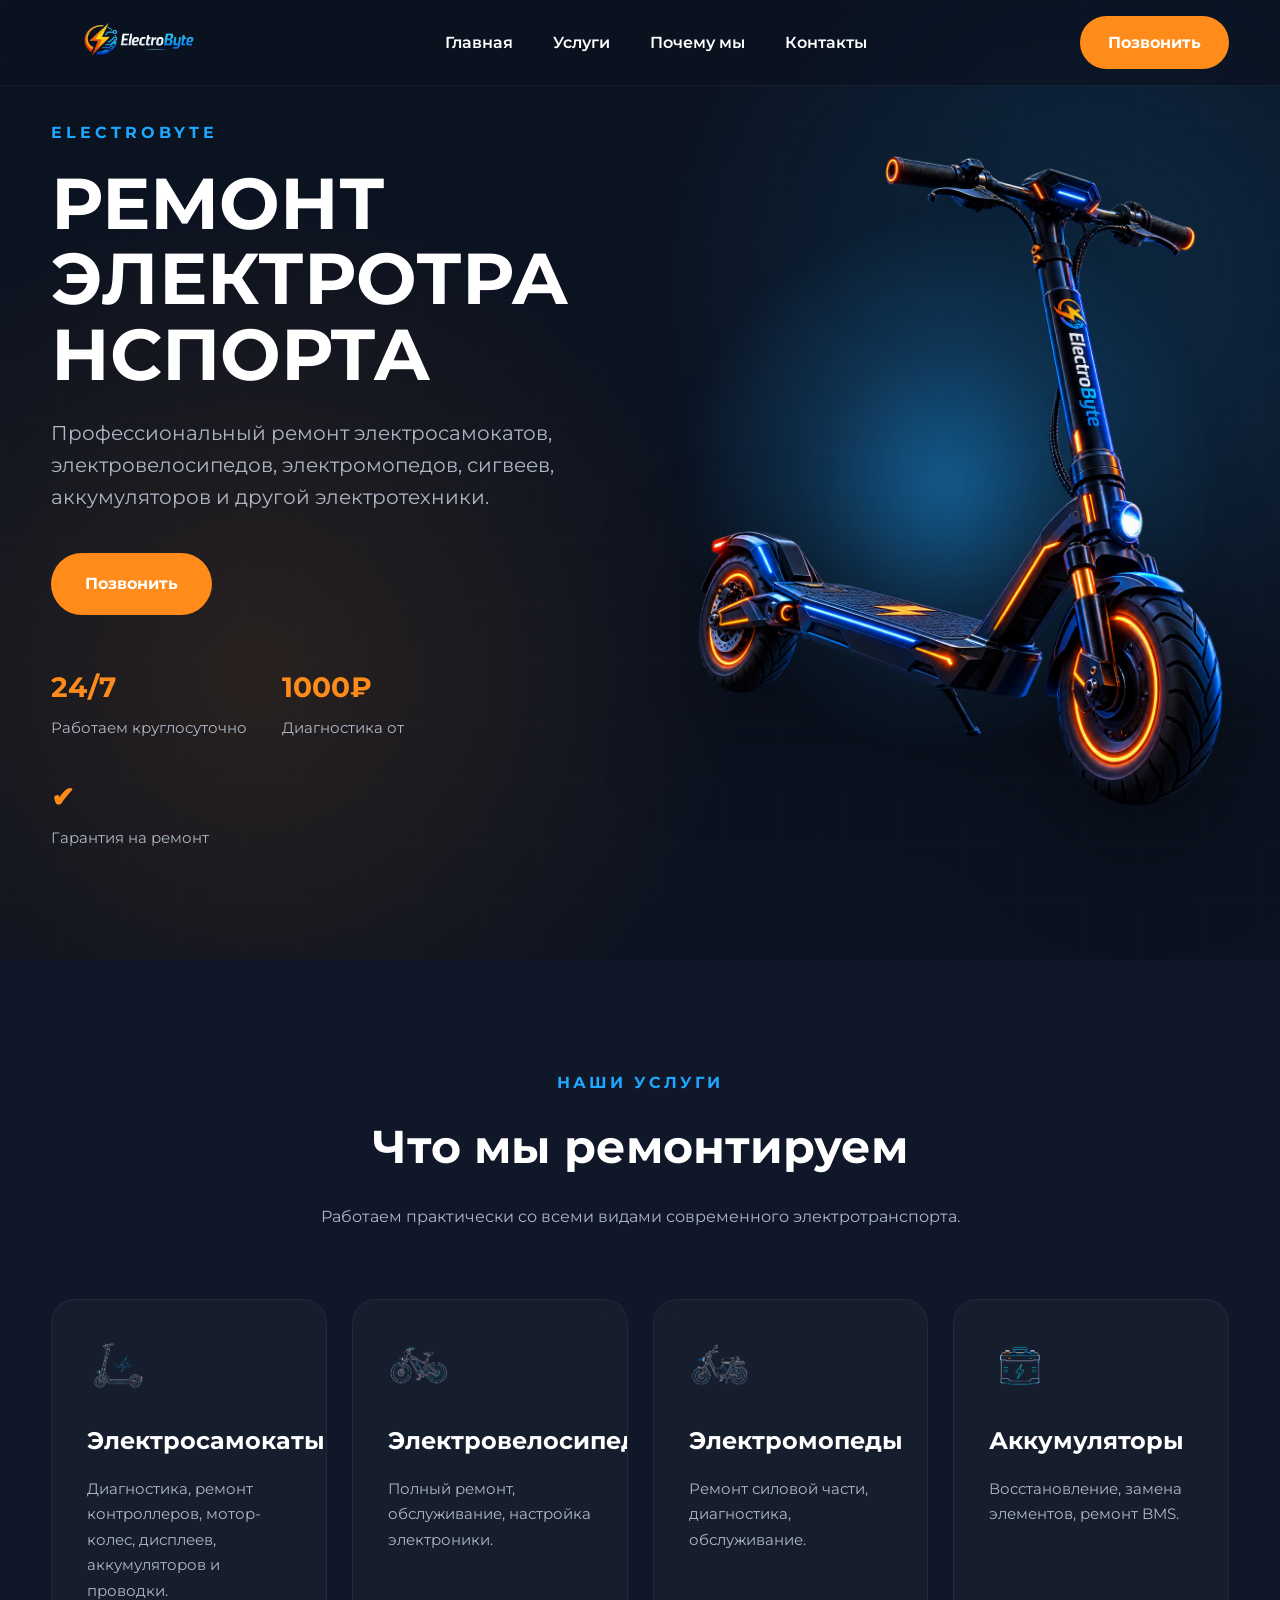
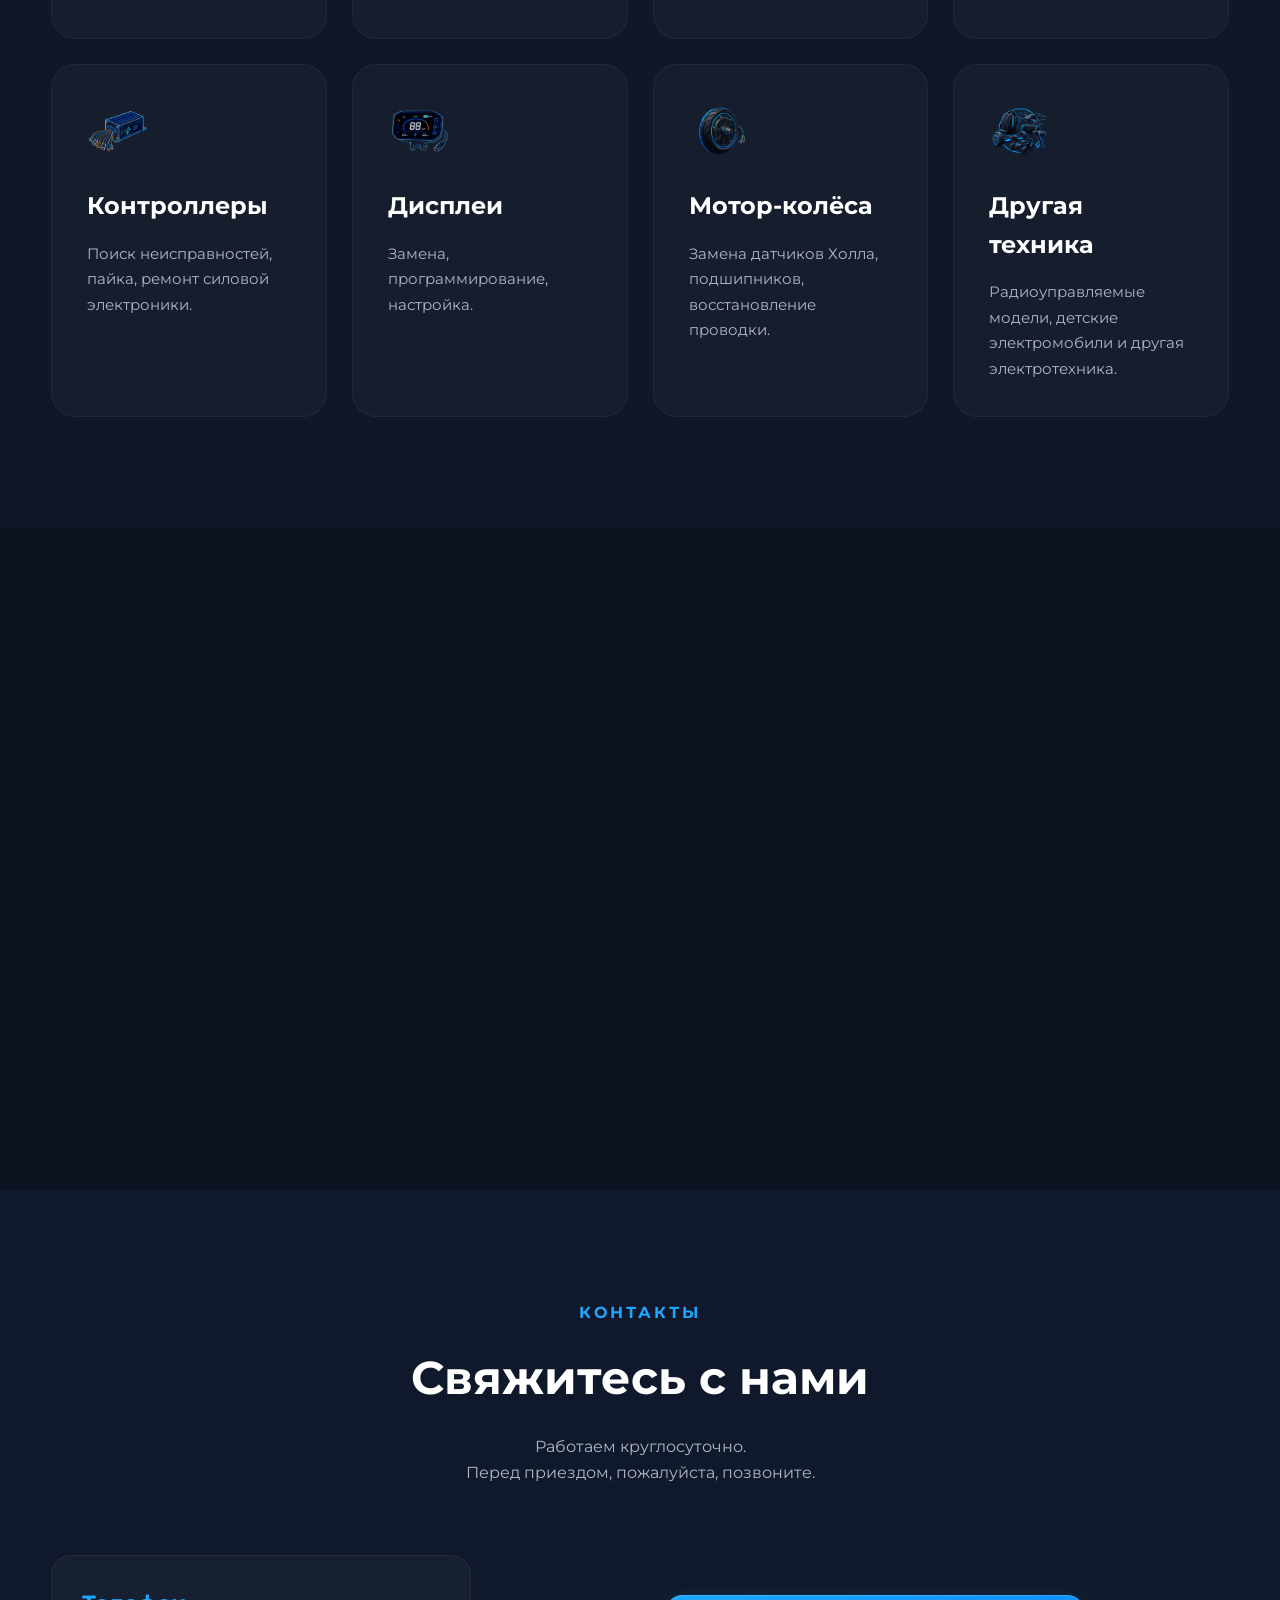
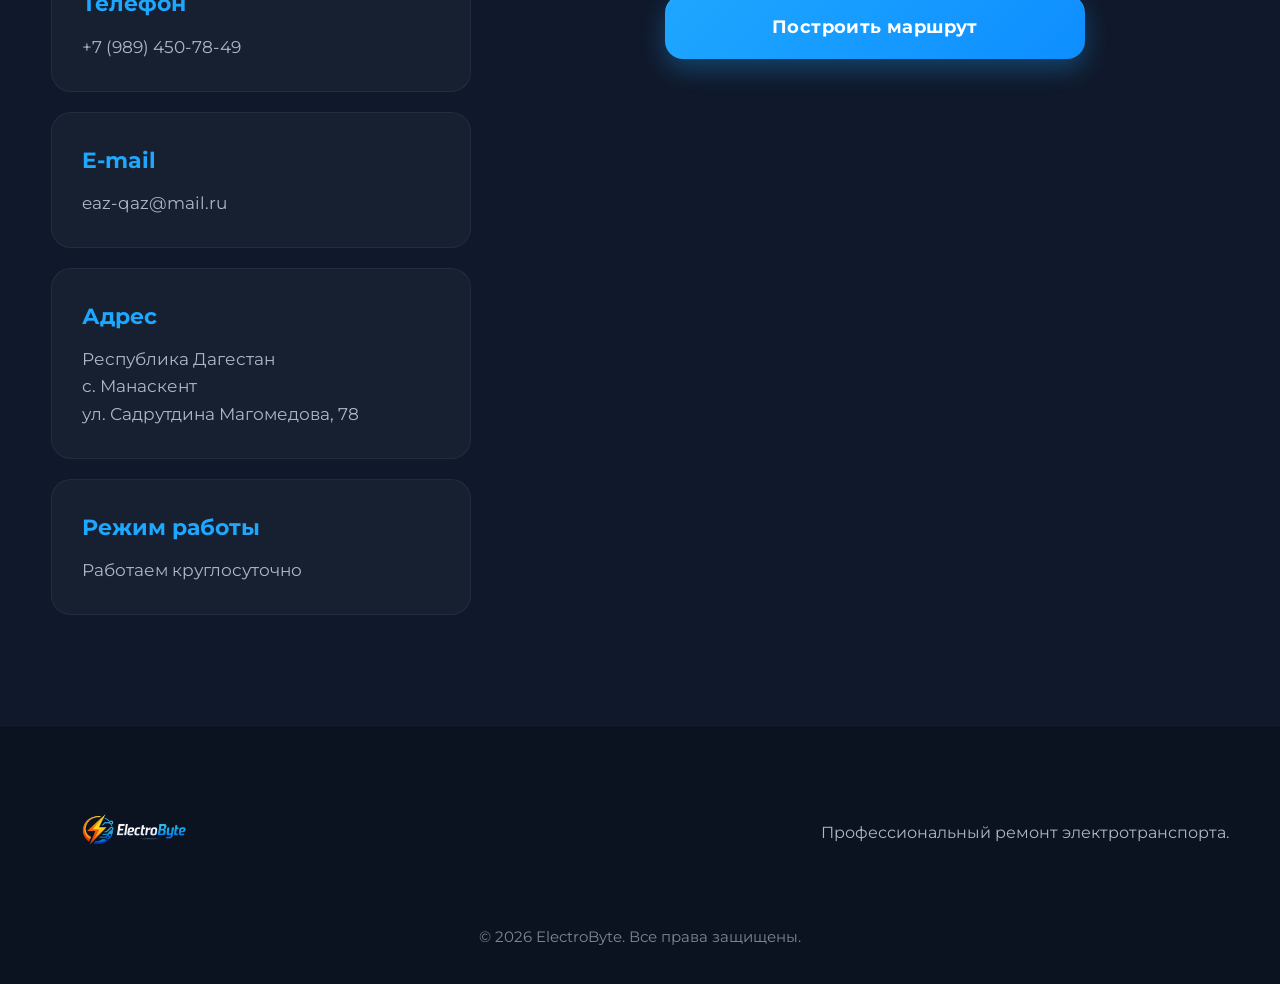
<file: index.html>
<!DOCTYPE html>
<html lang="ru">

<head>

    <meta charset="UTF-8">

    <meta name="viewport" content="width=device-width, initial-scale=1.0">

    <title>ElectroByte | Ремонт электротранспорта</title>

    <meta name="description"
        content="ElectroByte — профессиональный ремонт электросамокатов, электровелосипедов, электромопедов, аккумуляторов и другой электротехники.">

    <meta name="keywords"
        content="ремонт электросамокатов, ремонт электровелосипедов, ремонт электротранспорта, Дагестан, Манаскент">

    <meta name="theme-color" content="#0B1220">

    <link rel="icon" href="img/favicon.png">

    <link rel="preconnect" href="https://fonts.googleapis.com">

    <link rel="preconnect" href="https://fonts.gstatic.com" crossorigin>

    <link href="https://fonts.googleapis.com/css2?family=Montserrat:wght@300;400;500;600;700;800&display=swap"
        rel="stylesheet">

    <link rel="stylesheet" href="css/style.css">

</head>

<body>

<header class="header">

    <div class="container">

        <a href="#" class="logo">

            <img src="img/logo.png" alt="ElectroByte">

        </a>

        <nav class="navigation">

            <ul>

                <li><a href="#home">Главная</a></li>

                <li><a href="#services">Услуги</a></li>

                <li><a href="#advantages">Почему мы</a></li>

                <li><a href="#contacts">Контакты</a></li>

            </ul>

        </nav>

        <a href="tel:+79894507849" class="phone-button">

            Позвонить

        </a>

        <button class="burger">

            <span></span>

            <span></span>

            <span></span>

        </button>

    </div>

</header>

<main>

<section class="hero" id="home">

    <div class="container hero-wrapper">

        <div class="hero-content">

            <span class="subtitle">

                ElectroByte

            </span>

            <h1>

                Ремонт<br>

                электротранспорта

            </h1>

            <p>

                Профессиональный ремонт электросамокатов,
                электровелосипедов, электромопедов,
                сигвеев, аккумуляторов и другой
                электротехники.

            </p>

            <div class="hero-buttons">

                <a href="tel:+79894507849" class="btn btn-primary">

                    Позвонить

                </a>

            </div>

            <div class="hero-features">

                <div>

                    <strong>24/7</strong>

                    <span>Работаем круглосуточно</span>

                </div>

                <div>

                    <strong>1000₽</strong>

                    <span>Диагностика от</span>

                </div>

                <div>

                    <strong>✔</strong>

                    <span>Гарантия на ремонт</span>

                </div>

            </div>

        </div>

        <div class="hero-image">

            <img src="img/hero.webp" alt="Электросамокат">

        </div>

    </div>

</section>

<section class="services" id="services">

    <div class="container">

        <div class="section-header">

            <span>

                Наши услуги

            </span>

            <h2>

                Что мы ремонтируем

            </h2>

            <p>

                Работаем практически со всеми видами современного электротранспорта.

            </p>

        </div>

        <div class="services-grid">
                        <article class="service-card">

                <img src="img/icons/scooter.png" alt="Электросамокат">

                <h3>Электросамокаты</h3>

                <p>
                    Диагностика, ремонт контроллеров,
                    мотор-колес, дисплеев,
                    аккумуляторов и проводки.
                </p>

            </article>

            <article class="service-card">

                <img src="img/icons/bike.png" alt="Электровелосипед">

                <h3>Электровелосипеды</h3>

                <p>
                    Полный ремонт,
                    обслуживание,
                    настройка электроники.
                </p>

            </article>

            <article class="service-card">

                <img src="img/icons/moped.png" alt="Электромопед">

                <h3>Электромопеды</h3>

                <p>
                    Ремонт силовой части,
                    диагностика,
                    обслуживание.
                </p>

            </article>

            <article class="service-card">

                <img src="img/icons/battery.png" alt="Аккумулятор">

                <h3>Аккумуляторы</h3>

                <p>
                    Восстановление,
                    замена элементов,
                    ремонт BMS.
                </p>

            </article>

            <article class="service-card">

                <img src="img/icons/controller.png" alt="Контроллер">

                <h3>Контроллеры</h3>

                <p>
                    Поиск неисправностей,
                    пайка,
                    ремонт силовой электроники.
                </p>

            </article>

            <article class="service-card">

                <img src="img/icons/display.png" alt="Дисплей">

                <h3>Дисплеи</h3>

                <p>
                    Замена,
                    программирование,
                    настройка.
                </p>

            </article>

            <article class="service-card">

                <img src="img/icons/motor.png" alt="Мотор-колесо">

                <h3>Мотор-колёса</h3>

                <p>
                    Замена датчиков Холла,
                    подшипников,
                    восстановление проводки.
                </p>

            </article>

            <article class="service-card">

                <img src="img/icons/repair.png" alt="">

                <h3>Другая техника</h3>

                <p>
                    Радиоуправляемые модели,
                    детские электромобили
                    и другая электротехника.
                </p>

            </article>

        </div>

    </div>

</section>

<section class="advantages" id="advantages">

    <div class="container">

        <div class="section-header">

            <span>

                Почему ElectroByte

            </span>

            <h2>

                Почему нас выбирают

            </h2>

            <p>

                Мы ценим каждого клиента
                и отвечаем за качество
                выполненного ремонта.

            </p>

        </div>

        <div class="advantages-grid">

            <div class="advantage">

                <h3>Круглосуточно</h3>

                <p>

                    Работаем без выходных
                    и праздников.

                </p>

            </div>

            <div class="advantage">

                <h3>Гарантия</h3>

                <p>

                    Даём гарантию
                    на выполненные работы.

                </p>

            </div>

            <div class="advantage">

                <h3>Большой опыт</h3>

                <p>

                    Ремонтируем
                    электротранспорт
                    уже много лет.

                </p>

            </div>

            <div class="advantage">

                <h3>Диагностика</h3>

                <p>

                    Стоимость
                    от 1000 рублей.

                </p>

            </div>

        </div>

    </div>

</section>

<section class="contacts" id="contacts">

    <div class="container">

        <div class="section-header">

            <span>

                Контакты

            </span>

            <h2>

                Свяжитесь с нами

            </h2>
                        <p>

                 Работаем круглосуточно.<br>
    Перед приездом, пожалуйста, позвоните.

            </p>

        </div>

        <div class="contacts-wrapper">

            <div class="contact-info">

                <div class="contact-card">

                    <h3>Телефон</h3>

                    <a href="tel:+79894507849">

                        +7 (989) 450-78-49

                    </a>

                </div>

                <div class="contact-card">

                    <h3>E-mail</h3>

                    <a href="mailto:eaz-qaz@mail.ru">

                        eaz-qaz@mail.ru

                    </a>

                </div>

                <div class="contact-card">

                    <h3>Адрес</h3>

                    <p>

                        Республика Дагестан<br>
                        с. Манаскент<br>
                        ул. Садрутдина Магомедова, 78

                    </p>

                </div>

                <div class="contact-card">

                    <h3>Режим работы</h3>

                    <p>

                        Работаем круглосуточно

                    </p>

                </div>

            </div>

   <div class="route-box">

    <button class="btn-route" id="routeButton">

        Построить маршрут

    </button>

</div>

        </div>

    </div>

</section>

</main>

<div class="route-modal" id="routeModal">

    <div class="route-content">

        <h3>Выберите приложение</h3>

        <a href="https://yandex.ru/maps/-/CTdSzFjz" target="_blank">

            Яндекс Карты

        </a>

        <a href="https://go.2gis.com/w8YO3" target="_blank">

            2ГИС

        </a>

    </div>

</div>

<footer class="footer">

    <div class="container">

        <div class="footer-top">

            <img src="img/logo.png"
                 alt="ElectroByte"
                 class="footer-logo">

            <p>

                Профессиональный ремонт электротранспорта.

            </p>

        </div>

        <div class="footer-bottom">

            <p>

                © 2026 ElectroByte.
                Все права защищены.

            </p>

        </div>

    </div>

</footer>

<script src="js/script.js"></script>


<!-- Окно входа в CRM -->
<div id="crmLogin" class="crm-login">

    <div class="crm-box">

        <h2>ElectroByte CRM</h2>

        <input
            type="password"
            id="crmPin"
            placeholder="Введите PIN">

        <button id="crmEnter">
            Войти
        </button>

    </div>

</div>
<link rel="stylesheet" href="css/login.css">
<script src="js/login.js"></script>
</body>

</html>
</file>
<file: css/style.css>
/* ==========================================================
   ELECTROBYTE
   Автор: ChatGPT
   Версия: 1.0
========================================================== */

:root{

    --bg:#0b1220;
    --bg-light:#131c2f;
    --card:#182235;

    --blue:#1ea7ff;
    --orange:#ff8c1a;

    --white:#ffffff;
    --gray:#aeb7c5;

    --radius:18px;

    --transition:.35s ease;

    --shadow:0 20px 50px rgba(0,0,0,.35);

}

/* ==========================================================
RESET
========================================================== */

*{

    margin:0;
    padding:0;
    box-sizing:border-box;

}

html{

    scroll-behavior:smooth;

}

body{

    font-family:"Montserrat",sans-serif;

    background:var(--bg);

    color:var(--white);

    overflow-x:hidden;

    line-height:1.6;

}

img{

    display:block;

    max-width:100%;

}

a{

    color:inherit;

    text-decoration:none;

}

button{

    font-family:inherit;

}

/* ==========================================================
CONTAINER
========================================================== */

.container{

    width:min(1200px,92%);

    margin:auto;

}

/* ==========================================================
SECTION
========================================================== */

section{

    padding:110px 0;

}

.section-header{

    text-align:center;

    margin-bottom:70px;

}

.section-header span{

    display:inline-block;

    color:var(--blue);

    font-weight:700;

    letter-spacing:3px;

    text-transform:uppercase;

    margin-bottom:15px;

}

.section-header h2{

    font-size:46px;

    margin-bottom:20px;

}

.section-header p{

    max-width:700px;

    margin:auto;

    color:var(--gray);

}

/* ==========================================================
BUTTONS
========================================================== */

.btn{

    display:inline-flex;

    align-items:center;

    justify-content:center;

    gap:10px;

    padding:18px 34px;

    border-radius:999px;

    transition:var(--transition);

    font-weight:700;

}

.btn-primary{

    background:var(--orange);

    color:#fff;

}

.btn-primary:hover{

    background:var(--blue);

    transform:translateY(-4px);

}

/* ==========================================================
HEADER
========================================================== */

.header{

    position:fixed;

    top:0;

    left:0;

    width:100%;

    z-index:1000;

    backdrop-filter:blur(18px);

    background:rgba(11,18,32,.70);

    border-bottom:1px solid rgba(255,255,255,.05);

}

.header .container{

    height:85px;

    display:flex;

    align-items:center;

    justify-content:space-between;

}

.logo img{

    width:180px;

}

.navigation ul{

    display:flex;

    gap:40px;

    list-style:none;

}

.navigation a{

    font-weight:600;

    transition:var(--transition);

}

.navigation a:hover{

    color:var(--blue);

}

.phone-button{

    background:var(--orange);

    padding:14px 28px;

    border-radius:999px;

    transition:var(--transition);

    font-weight:700;

}

.phone-button:hover{

    background:var(--blue);

}

.burger{

    display:none;

    background:none;

    border:none;

    cursor:pointer;

}

.burger span{

    display:block;

    width:28px;

    height:3px;

    background:#fff;

    margin:5px 0;

    border-radius:3px;

}

/* ==========================================================
HERO
========================================================== */

.hero{

    min-height:100vh;

    display:flex;

    align-items:center;

    position:relative;

    overflow:hidden;

    padding-top:120px;

    background:
    radial-gradient(circle at 85% 30%, rgba(30,167,255,.18), transparent 35%),
    radial-gradient(circle at 20% 70%, rgba(255,140,26,.12), transparent 40%),
    #0b1220;

}

.hero::before{

    content:"";

    position:absolute;

    inset:0;

    background-image:

        linear-gradient(rgba(255,255,255,.03) 1px, transparent 1px),

        linear-gradient(90deg, rgba(255,255,255,.03) 1px, transparent 1px);

    background-size:60px 60px;

    opacity:.35;

}

.hero-wrapper{

    position:relative;

    z-index:2;

    display:grid;

    grid-template-columns:1fr 1fr;

    gap:80px;

    align-items:center;

}

.hero-content .subtitle{

    display:inline-block;

    color:var(--blue);

    font-weight:700;

    letter-spacing:4px;

    text-transform:uppercase;

    margin-bottom:20px;

}

.hero-content h1{

    font-size:72px;

    line-height:1.05;

    margin-bottom:25px;

    text-transform:uppercase;

    word-break:break-word;

}

.hero-content p{

    color:var(--gray);

    font-size:20px;

    max-width:620px;

    margin-bottom:40px;

}

.hero-buttons{

    display:flex;

    gap:20px;

    margin-bottom:50px;

}

.hero-features{

    display:flex;

    gap:35px;

    flex-wrap:wrap;

}

.hero-features div{

    display:flex;

    flex-direction:column;

    gap:6px;

}

.hero-features strong{

    color:var(--orange);

    font-size:28px;

}

.hero-features span{

    color:var(--gray);

    font-size:15px;

}

.hero-image{

    position:relative;

    display:flex;

    justify-content:center;

    align-items:center;

}

.hero-image::before{

    content:"";

    position:absolute;

    width:520px;

    height:520px;

    border-radius:50%;

    background:radial-gradient(circle,
        rgba(30,167,255,.45),
        rgba(30,167,255,.15),
        transparent 75%);

    filter:blur(15px);

}

.hero-image img{

    position:relative;

    z-index:2;

    max-width:560px;

    animation:float 4s ease-in-out infinite;

    filter:drop-shadow(0 35px 60px rgba(0,0,0,.45));

}

@keyframes float{

    0%,100%{
        transform:translateX(-200px) translateY(0);
    }

    50%{
        transform:translateX(-200px) translateY(-18px);
    }

}

/* ==========================================================
SERVICES
========================================================== */

.services{

    position:relative;

    background:#0f1728;

}

.services-grid{

    display:grid;

    grid-template-columns:repeat(4,1fr);

    gap:25px;

}

.service-card{

    position:relative;

    overflow:hidden;

    background:rgba(255,255,255,.03);

    border:1px solid rgba(255,255,255,.05);

    border-radius:24px;

    padding:35px;

    transition:all .35s ease;

    backdrop-filter:blur(10px);

}

.service-card::before{

    content:"";

    position:absolute;

    top:0;

    left:-120%;

    width:120%;

    height:100%;

    background:linear-gradient(

        90deg,

        transparent,

        rgba(30,167,255,.15),

        transparent

    );

    transition:.7s;

}

.service-card:hover::before{

    left:120%;

}

.service-card:hover{

    transform:translateY(-10px);

    border-color:rgba(30,167,255,.45);

    box-shadow:

        0 20px 40px rgba(0,0,0,.35),

        0 0 35px rgba(30,167,255,.18);

}

.service-card img{

    width:62px;

    height:62px;

    margin-bottom:25px;

}

.service-card h3{

    font-size:24px;

    margin-bottom:15px;

}

.service-card p{

    color:var(--gray);

    font-size:15px;

    line-height:1.7;

}

/* ==========================================================
ADVANTAGES
========================================================== */

.advantages{

    background:#0b1220;

}

.advantages-grid{

    display:grid;

    grid-template-columns:repeat(4,1fr);

    gap:25px;

}

.advantage{

    text-align:center;

    padding:40px 30px;

    background:var(--card);

    border-radius:22px;

    transition:.35s;

}

.advantage:hover{

    transform:translateY(-10px);

    background:#1b2940;

}

.advantage h3{

    margin-bottom:18px;

    font-size:24px;

    color:var(--blue);

}

.advantage p{

    color:var(--gray);

}

/* ==========================================================
CONTACTS
========================================================== */

.contacts{

    background:#10192b;

}

.contacts-wrapper{

    display:grid;

    grid-template-columns:420px 1fr;

    gap:50px;

    align-items:stretch;

}

.contact-info{

    display:flex;

    flex-direction:column;

    gap:20px;

}

.contact-card{

    background:rgba(255,255,255,.03);

    border:1px solid rgba(255,255,255,.05);

    border-radius:20px;

    padding:30px;

    transition:.3s;

}

.contact-card:hover{

    border-color:rgba(30,167,255,.35);

    transform:translateY(-5px);

}

.contact-card h3{

    margin-bottom:12px;

    color:var(--blue);

    font-size:22px;

}

.contact-card p,
.contact-card a{

    color:var(--gray);

    font-size:17px;

}

.contact-card a:hover{

    color:#fff;

}

.map{

    overflow:hidden;

    border-radius:24px;

    box-shadow:var(--shadow);

}

.map iframe{

    width:100%;

    height:100%;

    min-height:520px;

    border:0;

}

/* ==========================================================
CTA
========================================================== */

.cta{

    padding:90px 0;

}

.cta-content{

    text-align:center;

    background:linear-gradient(135deg,#16233a,#1d2d48);

    border-radius:30px;

    padding:70px 40px;

}

.cta-content h2{

    font-size:42px;

    margin-bottom:20px;

}

.cta-content p{

    max-width:700px;

    margin:0 auto 35px;

    color:var(--gray);

}

/* ==========================================================
FOOTER
========================================================== */

.footer{

    border-top:1px solid rgba(255,255,255,.05);

    padding:50px 0 35px;

    background:#0b1220;

}

.footer-top{

    display:flex;

    justify-content:space-between;

    align-items:center;

    margin-bottom:35px;

}

.footer-logo{

    width:170px;

}

.footer-top p{

    color:var(--gray);

}

.footer-bottom{

    text-align:center;

    color:#7d8797;

    font-size:15px;

}

/* ==========================================================
RESPONSIVE
========================================================== */

@media(max-width:768px){

    
    .hero-wrapper{

        grid-template-columns:1fr;

        text-align:center;

    }

    .hero-content p{

        margin-left:auto;

        margin-right:auto;

    }

    .hero-buttons{

        justify-content:center;

    }

    .hero-features{

        justify-content:center;

    }

    .hero-image{

        margin-top:50px;

    }

    .services-grid{

        grid-template-columns:repeat(2,1fr);

    }

    .advantages-grid{

        grid-template-columns:repeat(2,1fr);

    }

    .contacts-wrapper{

        grid-template-columns:1fr;

    }
    .hero-content h1{

    font-size:44px;

    line-height:1.1;

}

.hero-image img{

    max-width:300px;

}

.hero{

    padding-top:100px;

}

.hero-image{

    margin-top:20px;

}

}

@media(max-width:768px){

    .navigation{

        display:none;

    }

    .phone-button{

        display:none;

    }

    .burger{

        display:block;

    }

    .hero-content h1{

        font-size:46px;

    }

    .section-header h2{

        font-size:34px;

    }

    .services-grid{

        grid-template-columns:1fr;

    }

    .advantages-grid{

        grid-template-columns:1fr;

    }

    .footer-top{

        flex-direction:column;

        gap:25px;

        text-align:center;

    }

    section{

        padding:80px 0;

    }

}

/* ==========================================================
ANIMATIONS
========================================================== */

.hidden{

    opacity:0;

    transform:translateY(60px);

    transition:1s ease;

}

.show{

    opacity:1;

    transform:translateY(0);

}

.header-scroll{

    background:rgba(11,18,32,.92);

    box-shadow:0 15px 40px rgba(0,0,0,.35);

}
.route-box{

    text-align:center;

    margin-top:40px;

}

.route-modal{

    position:fixed;

    inset:0;

    background:rgba(0,0,0,.65);

    display:flex;

    justify-content:center;

    align-items:center;

    opacity:0;

    visibility:hidden;

    transition:.3s;

    z-index:9999;

}

.route-modal.active{

    opacity:1;

    visibility:visible;

}

.route-content{

    background:#111;

    width:90%;

    max-width:400px;

    border-radius:20px;

    padding:35px;

    text-align:center;

    border:1px solid rgba(255,255,255,.08);

}

.route-content h3{

    margin-bottom:25px;

}

.route-content a{

    display:block;

    padding:16px;

    margin-bottom:15px;

    border-radius:14px;

    background:#1EA7FF;

    color:#fff;

    text-decoration:none;

    transition:.3s;

}

.route-content a:hover{

    transform:translateY(-2px);

    background:#1498ea;

}

.btn-route{

    display:inline-flex;

    justify-content:center;

    align-items:center;

    width:100%;

    max-width:420px;

    height:64px;

    margin:0 auto;

    border:none;

    border-radius:18px;

    background:linear-gradient(135deg,#1EA7FF,#0E8EFF);

    color:#fff;

    font-size:18px;

    font-weight:700;

    letter-spacing:.4px;

    cursor:pointer;

    transition:all .35s ease;

    box-shadow:
        0 10px 25px rgba(30,167,255,.30),
        inset 0 1px 0 rgba(255,255,255,.15);

}

.btn-route:hover{

    transform:translateY(-4px);

    box-shadow:
        0 18px 40px rgba(30,167,255,.45),
        inset 0 1px 0 rgba(255,255,255,.2);

}

.btn-route:active{

    transform:translateY(-1px);

}

/* ===== Мобильная версия ===== */

@media (max-width:768px){

    .hero-content{

        text-align:center;

    }

    .hero-content h1{

        font-size:46px;

        line-height:1.1;

    }

    .hero-content p{

        font-size:18px;

        line-height:1.6;

    }

    .hero-buttons{

        display:flex;

        justify-content:center;

        align-items:center;

    }

}

/* ===========================
   Мобильная версия
=========================== */

@media (max-width:768px){

    .hero{

        padding-top:100px;
        min-height:auto;

    }

    .hero-wrapper{

        grid-template-columns:1fr;
        gap:40px;
        text-align:center;

    }

    .hero-content{

        order:2;

    }

    .hero-image{

        order:1;

    }

    .hero-content h1{

        font-size:44px;
        line-height:1.1;

    }

    .hero-content p{

        font-size:18px;

    }

    .hero-buttons{

        justify-content:center;
        flex-wrap:wrap;

    }

    .hero-image img{

        max-width:320px;

    }

}

@media (max-width:600px){

    .hero-image{

        display:none;

    }

}
</file>
<file: css/login.css>
.crm-login{

position:fixed;

top:0;
left:0;

width:100%;
height:100%;

background:rgba(0,0,0,.75);

display:none;

justify-content:center;
align-items:center;

z-index:999999;

}

.crm-box{

width:340px;

background:#0B1220;

padding:35px;

border-radius:18px;

border:1px solid rgba(30,167,255,.3);

box-shadow:0 0 30px rgba(30,167,255,.15);

text-align:center;

}

.crm-box h2{

color:#ffffff;

font-size:28px;

margin-bottom:25px;

}

.crm-box input{

width:100%;

padding:14px;

font-size:18px;

background:#18233b;

color:white;

border:1px solid rgba(30,167,255,.35);

border-radius:10px;

outline:none;

box-sizing:border-box;

margin-bottom:20px;

}

.crm-box button{

width:100%;

padding:14px;

background:#1EA7FF;

color:white;

font-size:18px;

font-weight:600;

border:none;

border-radius:10px;

cursor:pointer;

transition:.25s;

}

.crm-box button:hover{

background:#1494e8;

transform:translateY(-2px);

}

.crm-box button:hover{

background:#1667d8;

}

.crm-box input::placeholder{

    color:#8da6c7;

}
</file>
